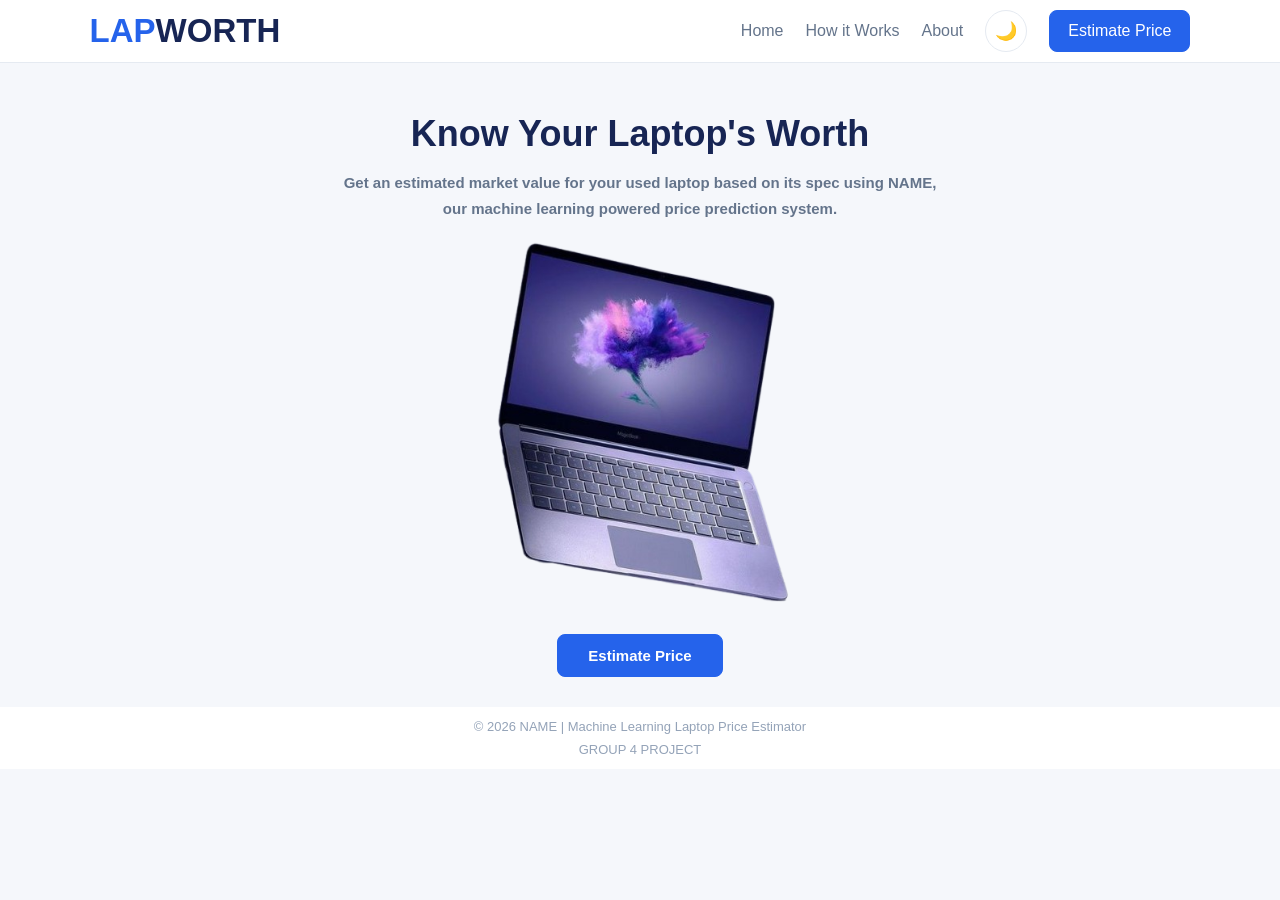
<file: frontend/index.html>
<!DOCTYPE html>
<html lang="en">
<head>
    <meta charset="UTF-8">
    <meta name="viewport" content="width=device-width, initial-scale=1.0">
    <title>Laptop Estimator</title>
    <link rel="stylesheet" type="text/css" href="index.css">
</head>
<body>
   <nav class="nav">

    <div class="logo">
        <h2>LAP<span style="color:var(--heading-color);">WORTH</span></h2>
        </div>

    <div class="links">
    <a href="index.html">Home</a>
    <a href="works.html">How it Works</a>  
    <a href="about.html">About</a>

   <button id="theme-toggle" aria-label="Toggle dark mode">🌙</button>

    <a href="predict.html" class="links-btn">Estimate Price</a>
    </div>

   </nav>

   <div class="header">
    <h2>Know Your Laptop's Worth</h2>
    <h3>Get an estimated market value for your used laptop based on its spec using
        NAME, our machine learning powered price prediction system.
    </h3>

    <img src="Images/laptop-removebg-preview.png" alt="Laptop" height="300" width="400">

        <div class="predict">
            <a href="predict.html" class="predict-btn">Estimate Price</a>
        </div>
   </div>

   <footer>
        <p>© 2026 NAME | Machine Learning Laptop Price Estimator</p>
        <p style="margin-top: 8px;">
            GROUP 4 PROJECT
        </p>
    </footer>

    <script src="theme.js" defer></script>
</body>
</html>
</file>
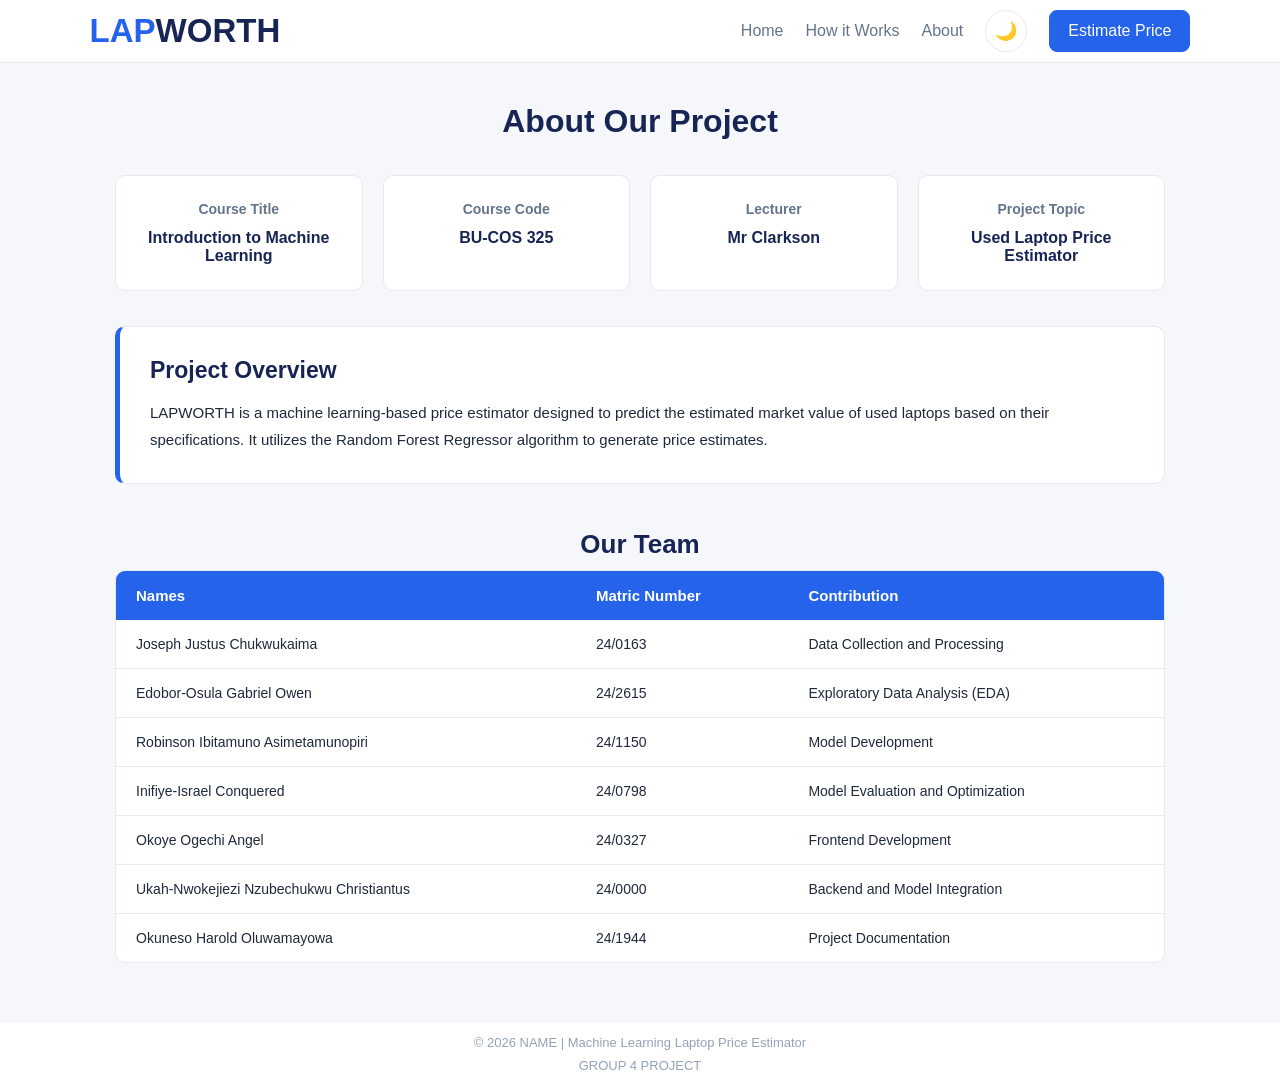
<file: frontend/about.html>
<!DOCTYPE html>
<html lang="en">
<head>
    <meta charset="UTF-8">
    <meta name="viewport" content="width=device-width, initial-scale=1.0">
    <title>About</title>
    <link rel="stylesheet" type="text/css" href="index.css">
</head>
<body class="about-page">
   <nav class="nav">

    <div class="logo">
        <h2>LAP<span style="color:var(--heading-color);">WORTH</span></h2>
        </div>

    <div class="links">
    <a href="index.html">Home</a>
    <a href="works.html">How it Works</a>  
    <a href="about.html">About</a>

     <button id="theme-toggle" aria-label="Toggle dark mode">🌙</button>

    <a href="predict.html" class="links-btn">Estimate Price</a>
    </div>

   </nav>

   <main class="about-container">

    <section class="about-header">
        <h1>About Our Project</h1>
    </section>

    <section class="course-info">

        <div class="info-card">
            <h3>Course Title</h3>
            <p>Introduction to Machine Learning</p>
        </div>

        <div class="info-card">
            <h3>Course Code</h3>
            <p>BU-COS 325</p>
        </div>

        <div class="info-card">
            <h3>Lecturer</h3>
            <p>Mr Clarkson</p>
        </div>

        <div class="info-card">
            <h3>Project Topic</h3>
            <p>Used Laptop Price Estimator</p>
        </div>

    </section>

    <section class="project-description">

        <h2>Project Overview</h2>

        <p>
            LAPWORTH is a machine learning-based price estimator designed to predict
             the estimated market value of used laptops based on their specifications.
             It utilizes the Random Forest Regressor algorithm to generate price estimates.
        </p>

    </section>

    
    <section class="members-section">

        <h2>Our Team</h2>

        <div class="table-container">

            <table class="members-table">

                <thead>
                    <tr>
                        <th>Names</th>
                        <th>Matric Number</th>
                        <th>Contribution</th>
                    </tr>
                </thead>

                <tbody>
                    <tr>
                        <td>Joseph Justus Chukwukaima</td>
                        <td>24/0163</td>
                        <td>Data Collection and Processing</td>
                    </tr>

                    <tr>
                        <td>Edobor-Osula Gabriel Owen</td>
                        <td>24/2615</td>
                        <td>Exploratory Data Analysis (EDA)</td>
                    </tr>

                    <tr>
                        <td>Robinson Ibitamuno Asimetamunopiri</td>
                        <td>24/1150</td>
                        <td>Model Development</td>
                    </tr>

                    <tr>
                        <td>Inifiye-Israel Conquered</td>
                        <td>24/0798</td>
                        <td>Model Evaluation and Optimization</td>
                    </tr>

                    <tr>
                        <td>Okoye Ogechi Angel</td>
                        <td>24/0327</td>
                        <td>Frontend Development</td>
                    </tr>

                    <tr>
                        <td>Ukah-Nwokejiezi Nzubechukwu Christiantus</td>
                        <td>24/0000</td>
                        <td>Backend and Model Integration</td>
                    </tr>

                    <tr>
                        <td>Okuneso Harold Oluwamayowa</td>
                        <td>24/1944</td>
                        <td>Project Documentation</td>
                    </tr>

                </tbody>
            </table>

        </div>

    </section>

</main>

   <footer>
        <p>© 2026 NAME | Machine Learning Laptop Price Estimator</p>
        <p style="margin-top: 8px;">
            GROUP 4 PROJECT
        </p>
    </footer>

    <script src="theme.js" defer></script>
</file>
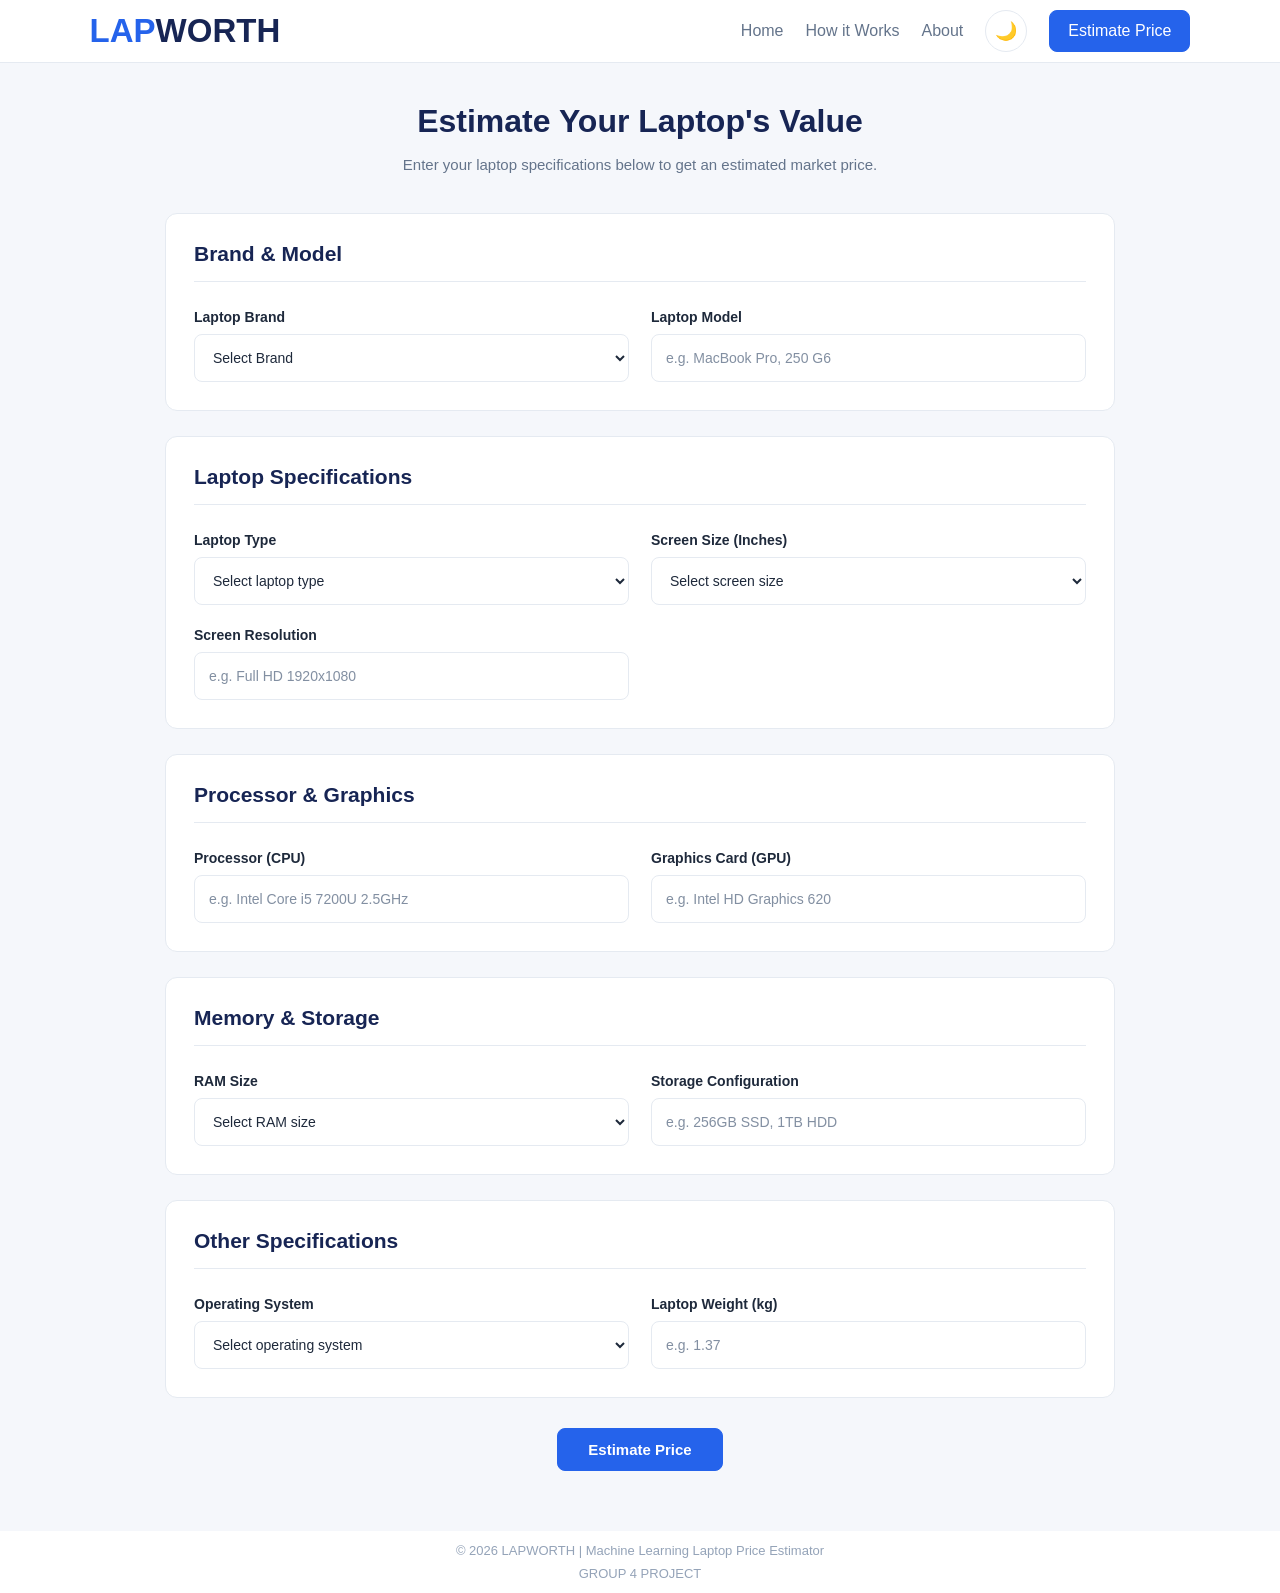
<file: frontend/predict.html>
<!DOCTYPE html>
<html lang="en">
<head>
    <meta charset="UTF-8">
    <meta name="viewport" content="width=device-width, initial-scale=1.0">
    <title>Estimate Price</title>
    <link rel="stylesheet" type="text/css" href="index.css">
</head>

<body class="predict-page">

    <nav class="nav">

        <div class="logo">
            <h2>LAP<span style="color:var(--heading-color);">WORTH</span></h2>
        </div>

        <div class="links">
            <a href="index.html">Home</a>
            <a href="works.html">How it Works</a>
            <a href="about.html">About</a>

            <button id="theme-toggle" aria-label="Toggle dark mode">🌙</button>

            <a href="predict.html" class="links-btn">Estimate Price</a>
        </div>

    </nav>

    <main class="prediction-container">

        <div class="prediction-header">
            <h1>Estimate Your Laptop's Value</h1>
            <p>Enter your laptop specifications below to get an estimated market price.</p>
        </div>

        <form id="prediction-form">

            <!-- BRAND AND MODEL -->
            <div class="section">

                <div class="section-heading">
                    <h2>Brand & Model</h2>
                </div>

                <div class="input">
                    <label for="company">Laptop Brand</label>
                    <select name="Company" id="company" required>
                        <option value="">Select Brand</option>
                        <option>Apple</option>
                        <option>HP</option>
                        <option>Acer</option>
                        <option>Asus</option>
                        <option>Dell</option>
                        <option>Lenovo</option>
                        <option>Chuwi</option>
                        <option>MSI</option>
                        <option>Microsoft</option>
                        <option>Toshiba</option>
                        <option>Huawei</option>
       	                <option>Xiaomi</option>
                        <option>Vero</option>
                        <option>Razer</option>
                        <option>Mediacom</option>
                        <option>Samsung</option>
                        <option>Google</option>
                        <option>Fujitsu</option>
                        <option>LG</option>
                    </select>
                </div>

                <div class="input">
                    <label for="product">Laptop Model</label>
                    <input
                        type="text"
                        name="Product"
                        id="product"
                        placeholder="e.g. MacBook Pro, 250 G6"
                        required
                    >
                </div>

            </div>

            <!-- LAPTOP SPECIFICATIONS -->
            <div class="section">

                <div class="section-heading">
                    <h2>Laptop Specifications</h2>
                </div>

                <div class="input">
                    <label for="typeName">Laptop Type</label>
                    <select name="TypeName" id="typeName" required>
                        <option value="">Select laptop type</option>
                        <option>Ultrabook</option>
                        <option>Notebook</option>
                        <option>Netbook</option>
                        <option>Gaming</option>
                        <option>2 in 1 Convertible</option>
                        <option>Workstation</option>
                    </select>
                </div>

                <div class="input">
                    <label for="inches">Screen Size (Inches)</label>
                    <select name="Inches" id="inches" required>
                        <option value="">Select screen size</option>
                        <option>10.1</option>
                        <option>11.3</option>
                        <option>11.6</option>
                        <option>12.0</option>
                        <option>12.3</option>
                        <option>12.5</option>
                        <option>13.0</option>
                        <option>13.3</option>
                        <option>13.5</option>
                        <option>13.9</option>
                        <option>14.0</option>
                        <option>14.1</option>
                        <option>15.0</option>
                        <option>15.4</option>
                        <option>15.6</option>
                        <option>17.0</option>
                        <option>17.3</option>
                        <option>18.4</option>
                    </select>
                </div>

                <div class="input">
                    <label for="screenResolution">Screen Resolution</label>
                    <input
                        type="text"
                        name="ScreenResolution"
                        id="screenResolution"
                        placeholder="e.g. Full HD 1920x1080"
                        required
                    >
                </div>

            </div>

            <!-- PROCESSOR AND GRAPHICS -->
            <div class="section">

                <div class="section-heading">
                    <h2>Processor & Graphics</h2>
                </div>

                <div class="input">
                    <label for="cpu">Processor (CPU)</label>
                    <input
                        type="text"
                        name="Cpu"
                        id="cpu"
                        placeholder="e.g. Intel Core i5 7200U 2.5GHz"
                        required
                    >
                </div>

                <div class="input">
                    <label for="gpu">Graphics Card (GPU)</label>
                    <input
                        type="text"
                        name="Gpu"
                        id="gpu"
                        placeholder="e.g. Intel HD Graphics 620"
                        required
                    >
                </div>

            </div>

            <!-- MEMORY AND STORAGE -->
            <div class="section">

                <div class="section-heading">
                    <h2>Memory & Storage</h2>
                </div>

                <div class="input">
                    <label for="ram">RAM Size</label>
                    <select name="Ram" id="ram" required>
                        <option value="">Select RAM size</option>
                        <option>2GB</option>
                        <option>4GB</option>
                        <option>6GB</option>
                        <option>8GB</option>
                        <option>12GB</option>
                        <option>16GB</option>
                        <option>24GB</option>
                        <option>32GB</option>
                        <option>64GB</option>
                    </select>
                </div>

                <div class="input">
                    <label for="memory">Storage Configuration</label>
                    <input
                        type="text"
                        name="Memory"
                        id="memory"
                        placeholder="e.g. 256GB SSD, 1TB HDD"
                        required
                    >
                </div>

            </div>

            <!-- OTHER SPECIFICATIONS -->
            <div class="section">

                <div class="section-heading">
                    <h2>Other Specifications</h2>
                </div>

                <div class="input">
                    <label for="opSys">Operating System</label>
                    <select name="OpSys" id="opSys" required>
                        <option value="">Select operating system</option>
                        <option>Windows 10</option>
                        <option>Windows 10 S</option>
                        <option>Windows 7</option>
                        <option>macOS</option>
                        <option>Mac OS X</option>
                        <option>Linux</option>
                        <option>Chrome OS</option>
                        <option>Android</option>
                        <option>No OS</option>
                    </select>
                </div>

                <div class="input">
                    <label for="weight">Laptop Weight (kg)</label>
                    <input
                        type="number"
                        name="Weight"
                        id="weight"
                        placeholder="e.g. 1.37"
                        step="0.01"
                        min="0"
                        required
                    >
                </div>

            </div>

            <!-- SUBMIT BUTTON -->
            <div class="predict-predict">
                <button type="submit" class="predict-btn">
                    Estimate Price
                </button>
            </div>

        </form>

    </main>

    <footer>
        <p>© 2026 LAPWORTH | Machine Learning Laptop Price Estimator</p>
        <p style="margin-top: 8px;">
            GROUP 4 PROJECT
        </p>
    </footer>

    <script src="theme.js" defer></script>

</body>
</html>
</file>
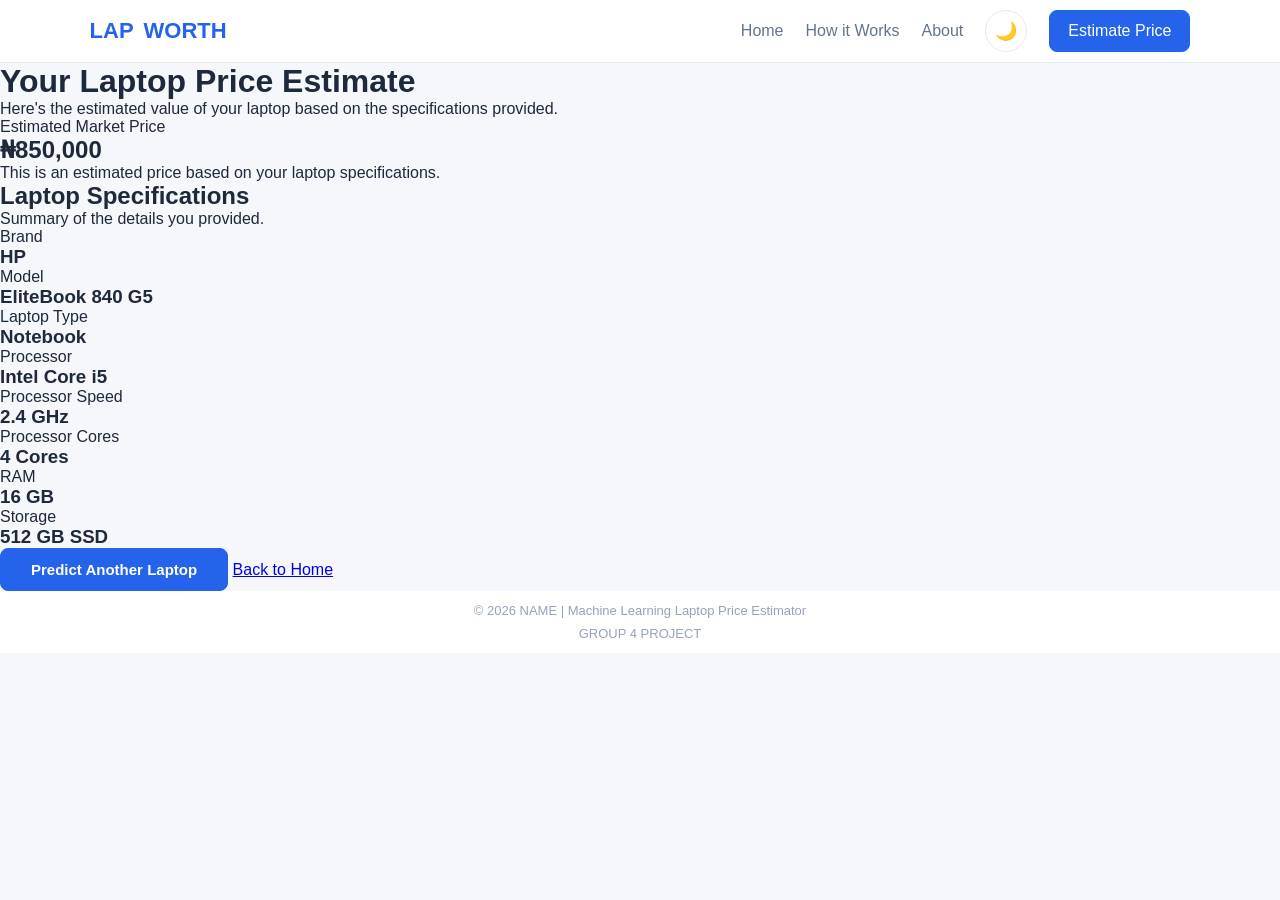
<file: frontend/result.html>
<!DOCTYPE html>
<html lang="en">
<head>
    <meta charset="UTF-8">
    <meta name="viewport" content="width=device-width, initial-scale=1.0">
    <title>Prediction Result</title>
    <link rel="stylesheet" href="index.css">
</head>

<body class="result-page">

    <nav class="nav">
        <div class="logo">
            LAP<span>WORTH</span>
        </div>

        <div class="links">
            <a href="index.html">Home</a>
            <a href="works.html">How it Works</a>
            <a href="about.html">About</a>
            <button id="theme-toggle" type="button">🌙</button>
            <a href="predict.html" class="links-btn">Estimate Price</a>
        </div>
    </nav>

    <main class="result-container">

        <div class="result-header">
            <h1>Your Laptop Price Estimate</h1>
            <p>Here's the estimated value of your laptop based on the specifications provided.</p>
        </div>

        <section class="price-card">
            <p class="price-label">Estimated Market Price</p>
            <h2 id="predicted-price">₦850,000</h2>
            <p class="price-description">
                This is an estimated price based on your laptop specifications.
            </p>
        </section>

        <section class="specification-card">

            <div class="specification-heading">
                <h2>Laptop Specifications</h2>
                <p>Summary of the details you provided.</p>
            </div>

            <div class="specification-grid">

                <div class="spec-item">
                    <span>Brand</span>
                    <h3 id="result-brand">HP</h3>
                </div>

                <div class="spec-item">
                    <span>Model</span>
                    <h3 id="result-model">EliteBook 840 G5</h3>
                </div>

                <div class="spec-item">
                    <span>Laptop Type</span>
                    <h3 id="result-type">Notebook</h3>
                </div>

                <div class="spec-item">
                    <span>Processor</span>
                    <h3 id="result-processor">Intel Core i5</h3>
                </div>

                <div class="spec-item">
                    <span>Processor Speed</span>
                    <h3 id="result-speed">2.4 GHz</h3>
                </div>

                <div class="spec-item">
                    <span>Processor Cores</span>
                    <h3 id="result-cores">4 Cores</h3>
                </div>

                <div class="spec-item">
                    <span>RAM</span>
                    <h3 id="result-ram">16 GB</h3>
                </div>

                <div class="spec-item">
                    <span>Storage</span>
                    <h3 id="result-storage">512 GB SSD</h3>
                </div>

            </div>
        </section>

        <div class="result-buttons">
            <a href="predict.html" class="predict-btn">Predict Another Laptop</a>
            <a href="index.html" class="home-btn">Back to Home</a>
        </div>

    </main>

    <footer>
        <p>© 2026 NAME | Machine Learning Laptop Price Estimator</p>
        <p style="margin-top: 8px;">
            GROUP 4 PROJECT
        </p>
    </footer>

    <script src="theme.js"></script>

</body>
</html>
</file>
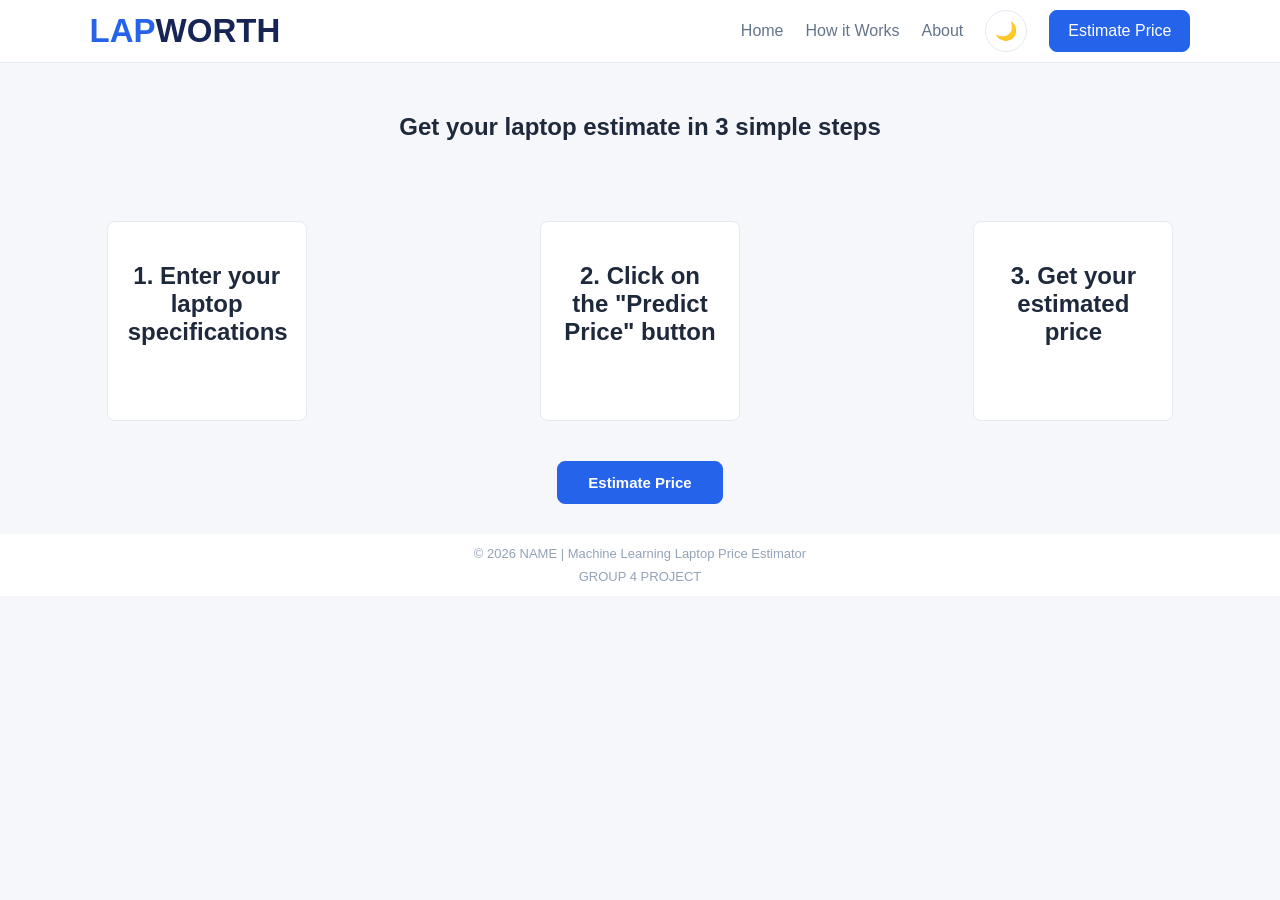
<file: frontend/works.html>
<!DOCTYPE html>
<html lang="en">
<head>
    <meta charset="UTF-8">
    <meta name="viewport" content="width=device-width, initial-scale=1.0">
    <title>How it Works</title>
    <link rel="stylesheet" type="text/css" href="index.css">
</head>
<body>
   <nav class="nav">

    <div class="logo">
        <h2>LAP<span style="color:var(--heading-color);">WORTH</span></h2>
        </div>

    <div class="links">
    <a href="index.html">Home</a>
    <a href="works.html">How it Works</a>  
    <a href="about.html">About</a>

     <button id="theme-toggle" aria-label="Toggle dark mode">🌙</button>

    <a href="predict.html" class="links-btn">Estimate Price</a>
    </div>

   </nav>

   <div>
    <h2 class="work-heading">Get your laptop estimate in 3 simple steps</h2>

    <div class="steps">
        <div><h2>1. Enter your laptop specifications</h2></div>
        <div><h2>2. Click on the "Predict Price" button</h2></div>
        <div><h2>3. Get your estimated price</h2></div>
    </div>

         <div class="work-predict">
            <a href="predict.html" class="predict-btn">Estimate Price</a>
        </div>
    
   </div>

   <footer>
        <p>© 2026 NAME | Machine Learning Laptop Price Estimator</p>
        <p style="margin-top: 8px;">
            GROUP 4 PROJECT
        </p>
    </footer>

     <script src="theme.js" defer></script>

</body>
</html>
</file>
<file: frontend/index.css>
:root {
    --bg-color: #f5f7fb;
    --nav-bg: #ffffff;
    --text-color: #1e293b;
    --heading-color: #172554;
    --secondary-text: #64748b;
    --border-color: #e5eaf1;
    --footer-text: #94a3b8;
    --card-bg: #ffffff;
    --input-bg: #ffffff;
    --primary-color: #2563eb;
    --primary-hover: #1d4ed8;
    }

[data-theme="dark"] {
    --bg-color: #0f172a;
    --nav-bg: #1e293b;
    --text-color: #e2e8f0;
    --heading-color: #f8fafc;
    --secondary-text: #94a3b8;
    --border-color: #334155;
    --footer-text: #94a3b8;
    --card-bg: #1e293b;
    --input-bg: #0f172a;
    --primary-color: #3b82f6;
    --primary-hover: #2563eb;
}

* {
    margin: 0;
    padding: 0;
    box-sizing: border-box;
    font-family: "Segoe UI", Arial, sans-serif;
}

body {
    background: var(--bg-color);
    color: var(--text-color);
    transition: background 0.3s ease, color 0.3s ease;
}

.nav {
    background: var(--nav-bg);
    padding: 10px 7%;
    display: flex;
    justify-content: space-between;
    align-items: center;
    border-bottom: 1px solid var(--border-color);
    transition: background 0.3s ease;
}

.logo {
    display: flex;
    flex-direction: row;
    font-size: 22px;
    font-weight: 800;
    color: var(--primary-color);
    gap: 10px;
    align-items: center;
}

.links {
    display: flex;
    gap: 22px;
    align-items: center;
    justify-content: space-between;
}

.links a {
    text-decoration: none;
    color: var(--secondary-text);
    font-size: 16px;
    transition: color 0.3s ease;
}

.links a:hover {
    color: var(--primary-color);
}

.links-btn {
    background: var(--primary-color);
    color: white !important;
    padding: 11px 18px;
    border-radius: 8px;
    font-size: 16px;
    border: solid 1px var(--primary-color);
    transition: 0.3s;
}

.links-btn:hover {
    background: var(--primary-hover);
}

.header {
    text-align: center;
    padding: 50px 20px 30px;
}

.header h2 {
    font-size: 36px;
    margin-bottom: 15px;
    color: var(--heading-color);
}

.header h3 {
    color: var(--secondary-text);
    font-size: 15px;
    line-height: 1.7;
    max-width: 600px;
    margin: auto;
}

.header img {
    width: 100%;
    max-width: 320px;
    height: auto;
    object-fit: contain;
    margin-top: -90px;
}


.predict {
    margin-top: -10px;
}

.predict-btn {
    display: inline-block;
    text-decoration: none;
    background: var(--primary-color);
    color: white;
    padding: 12px 30px;
    border: 1px solid var(--primary-color);
    border-radius: 8px;
    font-size: 15px;
    font-weight: 600;
    cursor: pointer;
    transition: 0.3s;
}

.predict-btn:hover {
    background: var(--primary-hover);
}

footer {
    text-align: center;
    padding: 12px 10px;
    font-size: 13px;
    color: var(--footer-text);
    background: var(--nav-bg);
    transition: background 0.3s ease, color 0.3s ease;
}

#theme-toggle {
    background: var(--nav-bg);
    color: var(--text-color);
    border: 1px solid var(--border-color);
    width: 42px;
    height: 42px;
    border-radius: 50%;
    font-size: 18px;
    cursor: pointer;
    display: flex;
    align-items: center;
    justify-content: center;
    transition: 0.3s;
}

#theme-toggle:hover {
    background: var(--border-color);
    transform: scale(1.05);
}

.steps{
    display: flex;
    flex-direction: row;
    align-items: center;
    justify-content: space-around;
    gap: 20px;
    margin: 80px 0 50px 0;
}

.steps div{
    background: var(--card-bg);
    padding: 40px 20px;
    border-radius: 8px;
    border: 1px solid var(--border-color);
    width: 200px;
    height: 200px;
    text-align: center;
}

.stepdiv h3{
    color: var(--heading-color);
    font-size: 18px;
    margin-bottom: 10px;
}

.work-heading{
    margin-top: 50px;
    text-align: center;
}
.work-predict {
    display: flex;
    justify-content: center;
    align-items: center;
    margin-top: -10px;
    margin-bottom: 30px;
}

.about-page .about-container {
    max-width: 1100px;
    margin: auto;
    padding: 40px 25px 60px;
}


.about-page .about-header {
    text-align: center;
    margin-bottom: 35px;
}

.about-page .about-header h1 {
    font-size: 32px;
    color: var(--heading-color);
    margin-bottom: 10px;
}

.about-page .about-header p {
    color: var(--secondary-text);
    font-size: 16px;
}


.about-page .course-info {
    display: grid;
    grid-template-columns: repeat(4, 1fr);
    gap: 20px;
    margin-bottom: 35px;
}

.about-page .info-card {
    background: var(--card-bg);
    border: 1px solid var(--border-color);
    border-radius: 10px;
    padding: 25px 20px;
    text-align: center;
}


.about-page .info-card h3 {
    color: var(--secondary-text);
    font-size: 14px;
    margin-bottom: 12px;
}

.about-page .info-card p {
    color: var(--heading-color);
    font-size: 16px;
    font-weight: 600;
}

.about-page .project-description {
    background: var(--card-bg);
    border: 1px solid var(--border-color);
    border-left: 5px solid var(--primary-color);
    border-radius: 10px;
    padding: 30px;
    margin-bottom: 45px;
}

.about-page .project-description h2 {
    color: var(--heading-color);
    font-size: 23px;
    margin-bottom: 15px;
}

.about-page .project-description p {
    color: var(--text-color);
    line-height: 1.8;
    font-size: 15px;
}

.about-page .members-section h2 {
    text-align: center;
    font-size: 26px;
    color: var(--heading-color);
    margin-bottom: 10px;
}

.about-page .members-subtitle {
    text-align: center;
    color: var(--secondary-text);
    margin-bottom: 25px;
    font-size: 14px;
}


.about-page .table-container {
    overflow-x: auto;
    background: var(--card-bg);
    border: 1px solid var(--border-color);
    border-radius: 10px;
}


.about-page .members-table {
    width: 100%;
    border-collapse: collapse;
    min-width: 650px;
}

.about-page .members-table th {
    background: var(--primary-color);
    color: white;
    text-align: left;
    padding: 16px 20px;
    font-size: 15px;
}

.about-page .members-table td {
    padding: 16px 20px;
    border-bottom: 1px solid var(--border-color);
    color: var(--text-color);
    font-size: 14px;
}

.about-page .members-table tbody tr {
    transition: background 0.2s ease;
}

.about-page .members-table tbody tr:hover {
    background: var(--bg-color);
}

.about-page .members-table tbody tr:last-child td {
    border-bottom: none;
}


.predict-page .prediction-container {
    max-width: 1000px;
    margin: auto;
    padding: 40px 25px 60px;
}


.predict-page .prediction-header {
    text-align: center;
    margin-bottom: 35px;
}

.predict-page .prediction-header h1 {
    color: var(--heading-color);
    font-size: 32px;
    margin-bottom: 12px;
}

.predict-page .prediction-header p {
    color: var(--secondary-text);
    font-size: 15px;
    line-height: 1.7;
}

.predict-page #prediction-form {
    display: flex;
    flex-direction: column;
    gap: 25px;
}

.predict-page .section {
    background: var(--card-bg);
    border: 1px solid var(--border-color);
    border-radius: 12px;
    padding: 28px;
    display: grid;
    grid-template-columns: repeat(2, 1fr);
    gap: 22px;
    transition: background 0.3s ease;
}

.predict-page .section-heading {
    grid-column: 1 / -1;
    border-bottom: 1px solid var(--border-color);
    padding-bottom: 15px;
    margin-bottom: 5px;
}

.predict-page .section-heading h2 {
    font-size: 21px;
    color: var(--heading-color);
}

.predict-page .input {
    display: flex;
    flex-direction: column;
    gap: 9px;
}

.predict-page .input label {
    color: var(--text-color);
    font-size: 14px;
    font-weight: 600;
}

.predict-page .input input,
.predict-page .input select {
    width: 100%;
    height: 48px;
    padding: 0 14px;
    border: 1px solid var(--border-color);
    border-radius: 8px;
    background: var(--input-bg);
    color: var(--text-color);
    font-size: 14px;
    outline: none;
    transition: border 0.3s ease, box-shadow 0.3s ease;
}

.predict-page .input input:focus,
.predict-page .input select:focus {
    border-color: var(--primary-color);
    box-shadow: 0 0 0 3px rgba(37, 99, 235, 0.12);
}

.predict-page .input input::placeholder {
    color: var(--secondary-text);
    opacity: 0.8;
}

.predict-page .input select option {
    background: var(--input-bg);
    color: var(--text-color);
}

.predict-page .predict-predict {
    display: flex;
    justify-content: center;
    margin-top: 5px;
}
</file>
